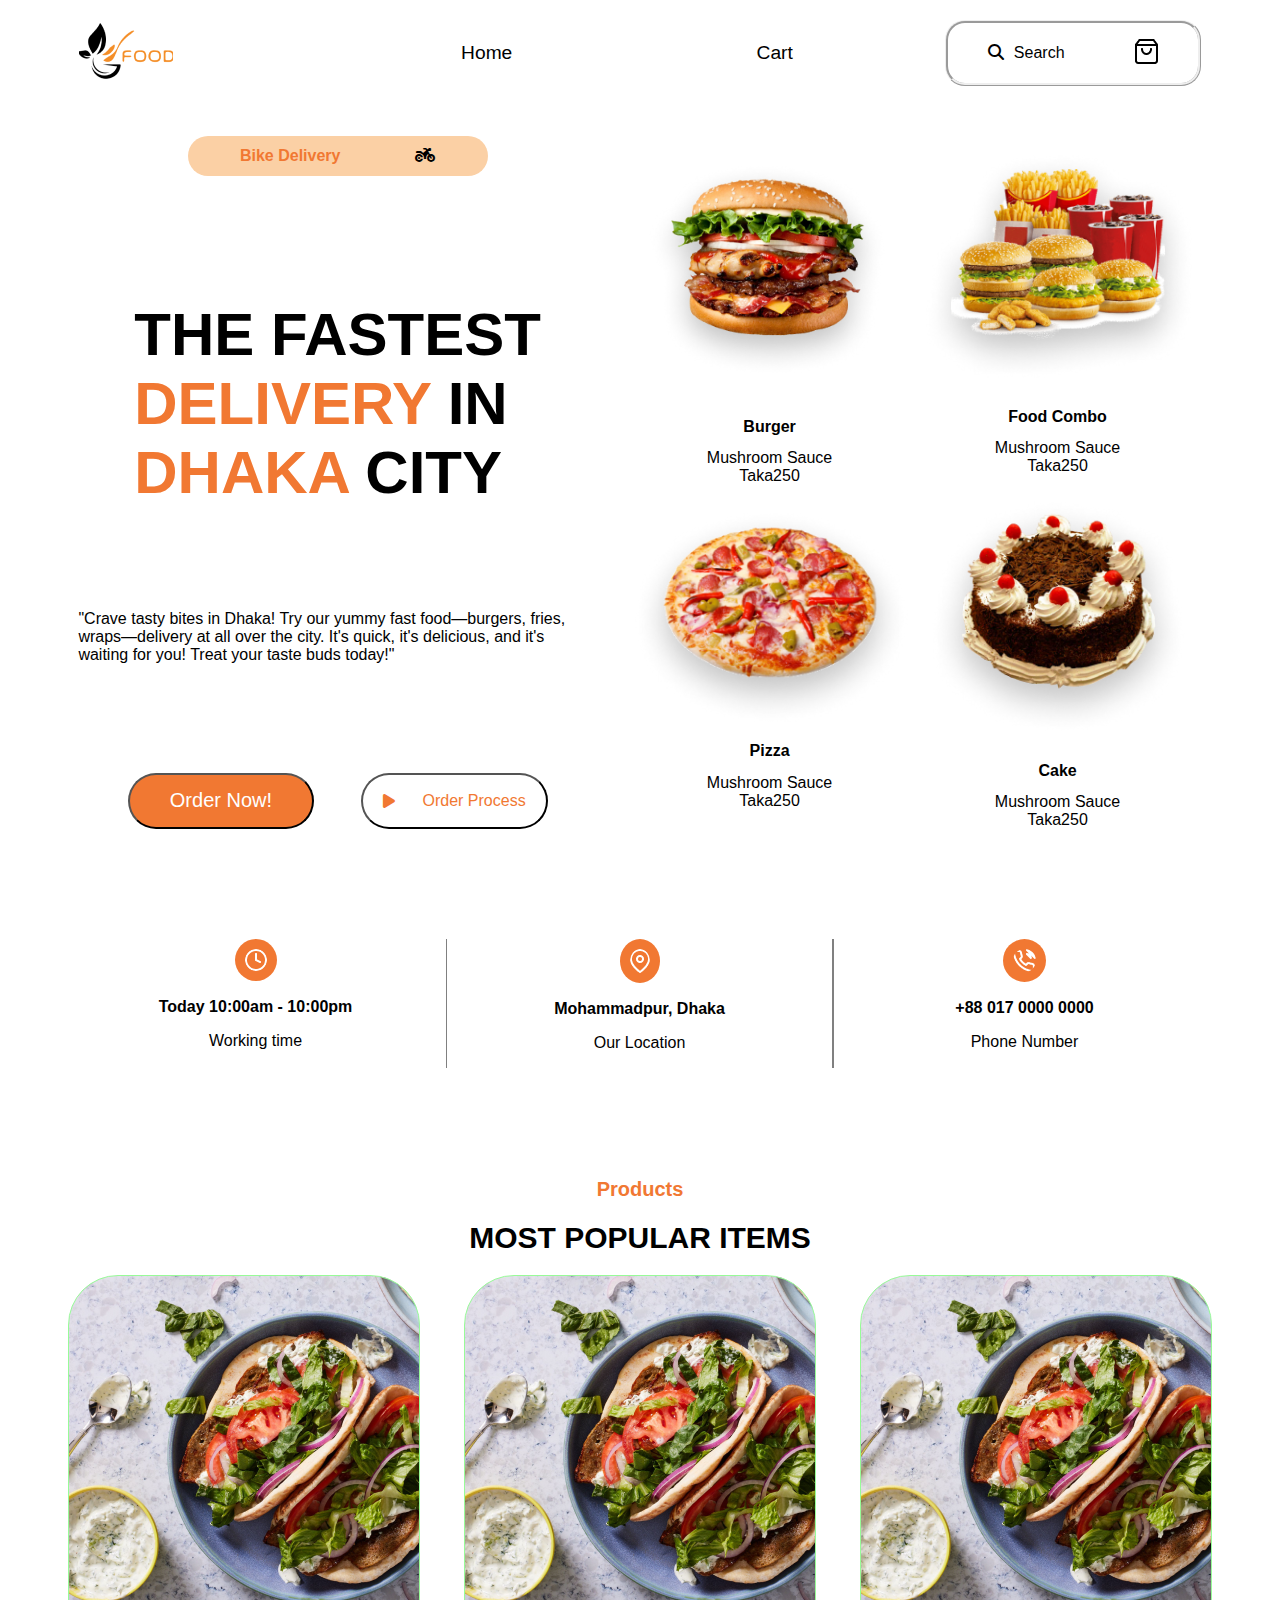
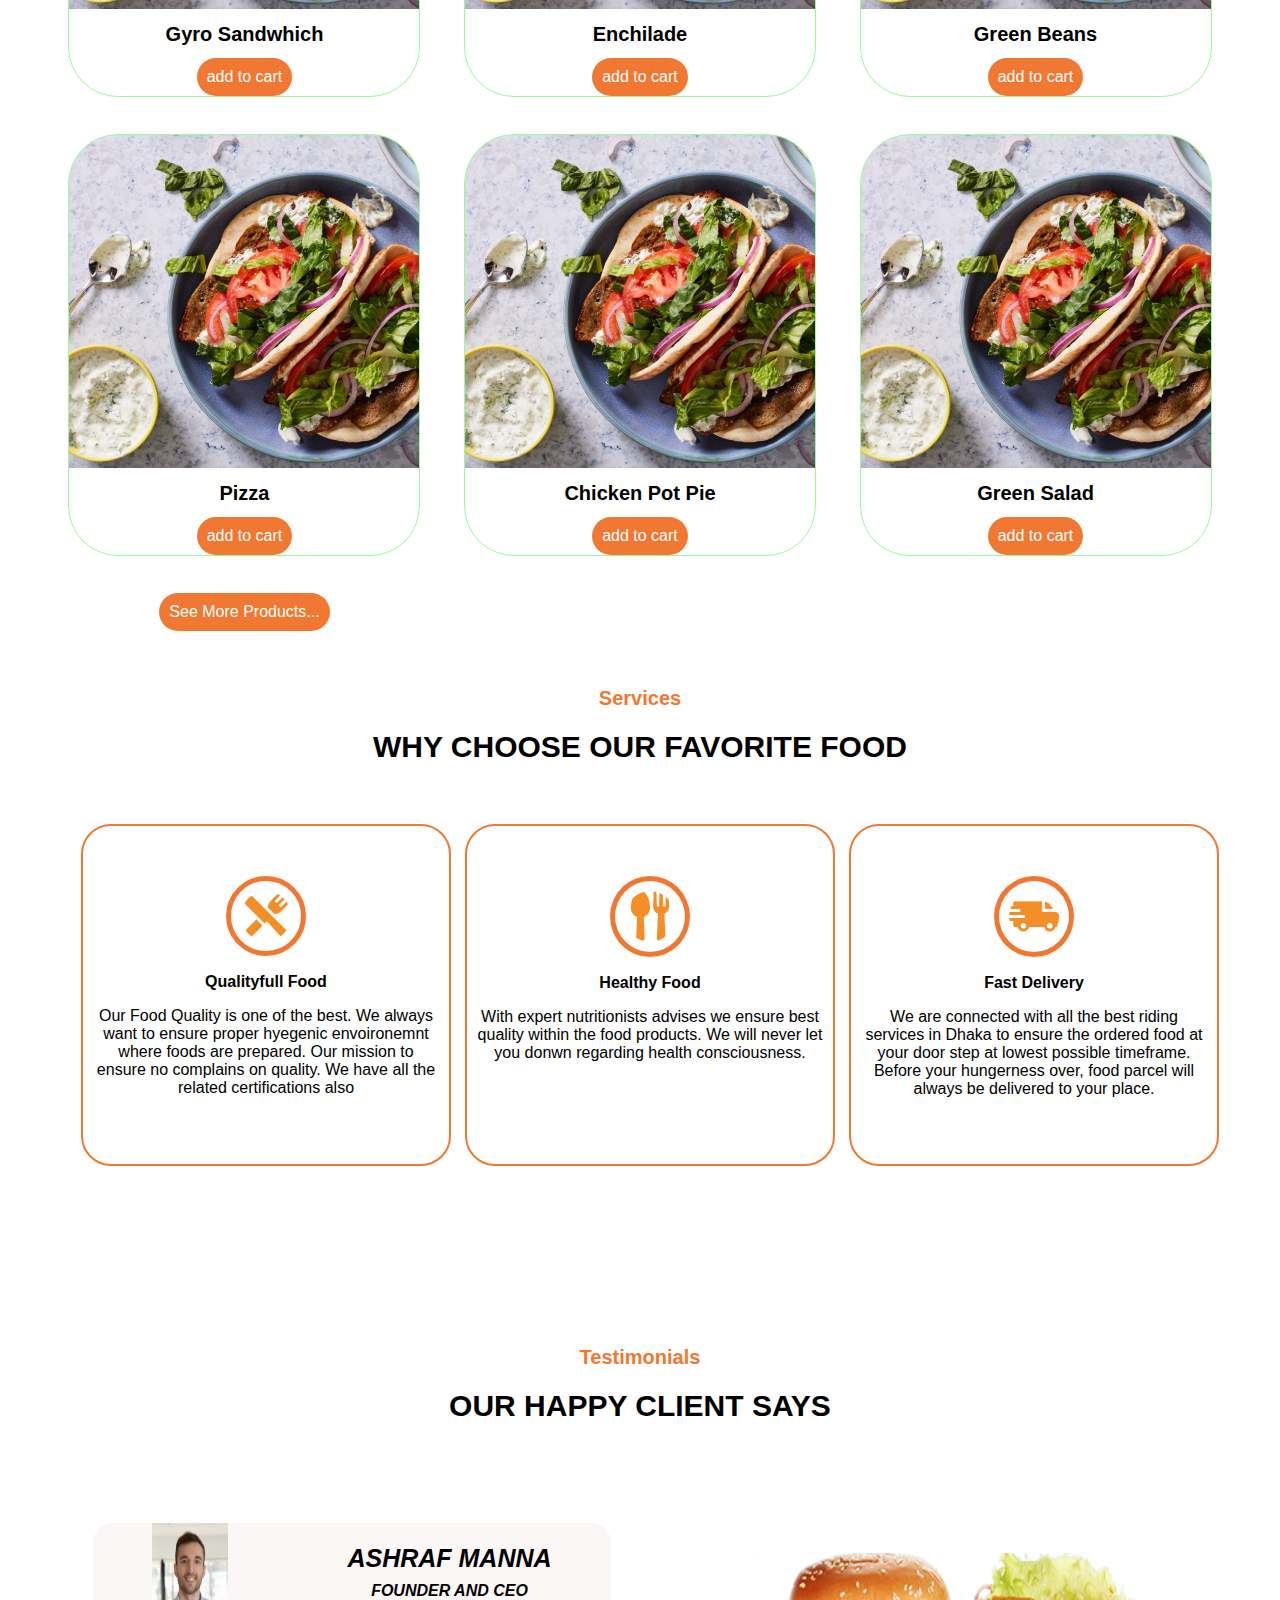
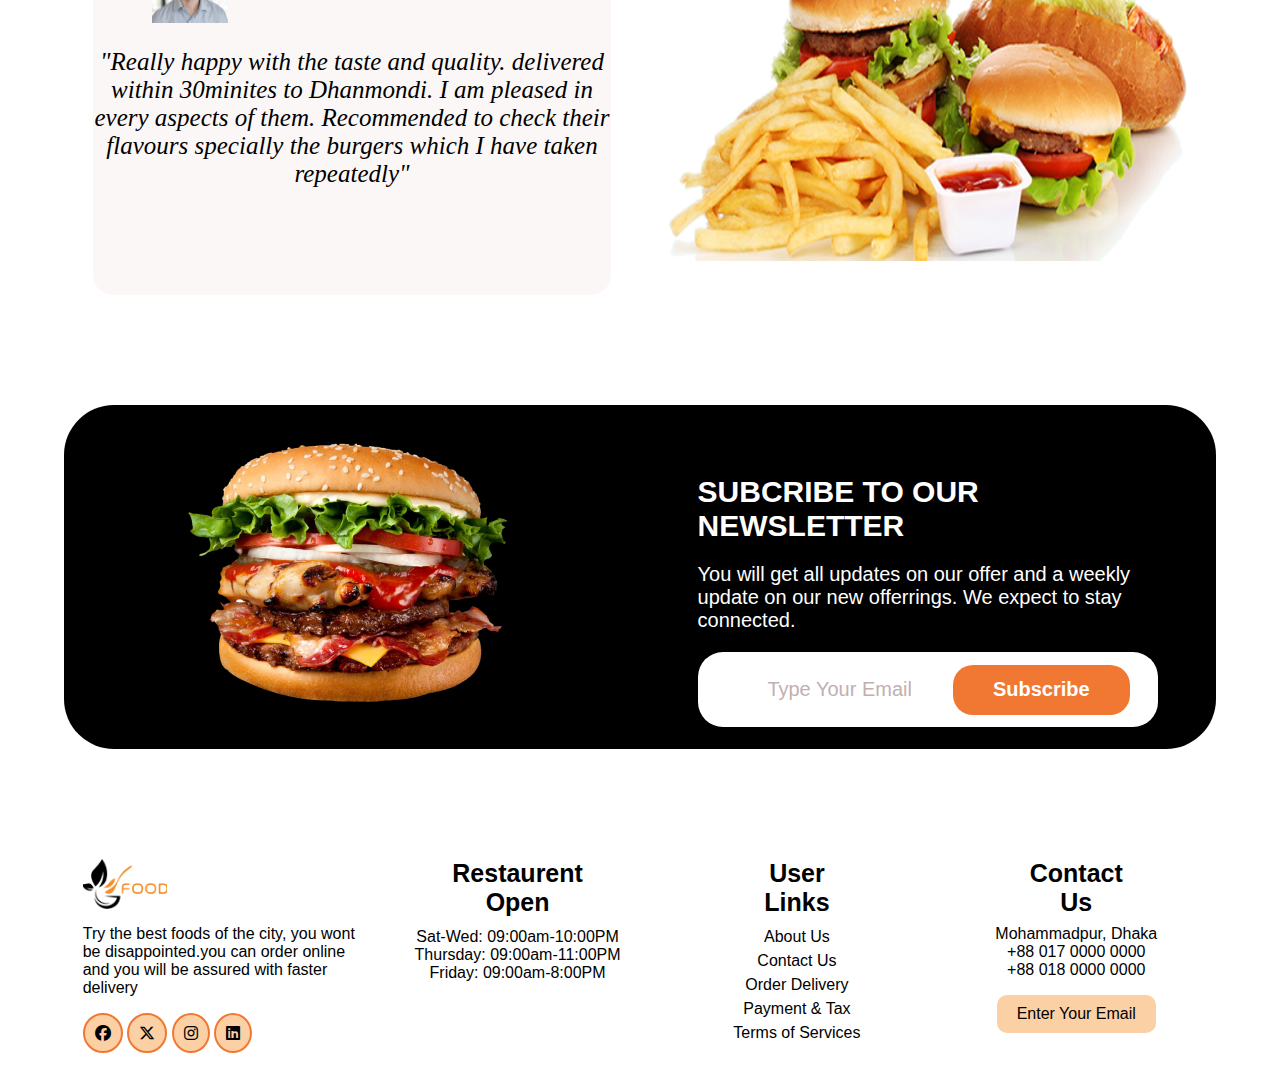
<file: index.html>
<!DOCTYPE html>
<html lang="en">
<head>
    <meta charset="UTF-8">
    <meta name="viewport" content="width=device-width, initial-scale=1.0">
    <title>Restaurent & Delivery Service</title>
    <link rel="stylesheet" type="text/css" href="style.css">
    <link rel="stylesheet" type="text/css" href="responsiveness.css">
    <link rel="stylesheet" href =https://cdnjs.cloudflare.com/ajax/libs/font-awesome/6.5.2/css/all.min.css>
    
</head>
<body>
<div class="banner-section">
    <div class="banner-logo">
                <img src="./LOGO.png" alt="logo">
            </div>
    <div class="banner-nav">
            <ul><li>Home</li>
            <li>Cart</li></ul>
            </div>
    <div class="banner-search">
            <div class="icon-text"><span>  <i class="fas fa-search"></i></span>
                    <p>Search</p></div>
            <span> <img src="./Group 1.png" alt="cart logo"> </span>
  
            </div>
</div>
        <div class="hero-section">
            <div class="hero-left">
                <button class="bike-delivery">
                    <P>Bike Delivery</P>
                    <span><i class="fas fa-motorcycle"></i></span>
                </button>

                <h1>The Fastest<br> <span class="orange-text">Delivery</span> in <span class="orange-text"><br>DHAKA</span> City</h1>
                <p1>
                "Crave tasty bites in Dhaka! Try our yummy fast food—burgers, fries, wraps—delivery at all over the city. It's quick, it's delicious, and it's waiting for you! Treat your taste buds today!"</p1>

                    <div class="order-section">  
                        <button class="order-now"> Order Now! </button>
                        <button class="order-process">
                        <i class="fas fa-play"></i>
                        <P>Order Process</P>
                        </button2></div>
                                     
            </div>
            
<div class="hero-right">
    <div class="food-card1"> 
        <img src="./nav_burger.png" alt="burger" >
        <h2>Burger</h2>
        <p2>Mushroom Sauce <br>Taka250</p2>
    </div>
    <div class="food-card2">
        <img src="./nav_foodcombo.png" alt="combo">
        <h2>Food Combo</h2>
        <p2>Mushroom Sauce <br>Taka250</p2>
    </div>
    <div class="food-card3">
        <img src="./nav_pizza.png" alt="pizza">
        <h2>Pizza</h2>
        <p2>Mushroom Sauce <br>Taka250</p2>
    </div>
    <div class="food-card4">
        <img src="./nav_cake.png" alt="cake">
        <h2>Cake</h2>
        <p2>Mushroom Sauce <br>Taka250</p2>
    </div>
</div>
        </div>
      
        <div class="shop-detail">
            <div class="timetable">
                <img src="./Group 18.png" alt="clock">
                <h2>Today 10:00am - 10:00pm</h2>
                <p>Working time </p>
            </div>
            <div class="location">
                <img src="./Group 19.png" alt="map">
                <h2>Mohammadpur, Dhaka</h2>
                <p>Our Location </p>
            </div>
            <div class="calling-detail">
                <img src="./Group 20.png" alt="call">
                <h2>+88 017 0000 0000</h2>
                <p>Phone Number </p>
            </div>
        </div>

        <div class="product-section">
            <p>Products</p>
            <h1>Most Popular Items</h1>
           
            <div class="product-cards">

                <div class="card1">
                    <h2>Gyro Sandwhich</h2>
                    <button> add to cart </button>
                    </div>
            <div class="card2">
                <h2>Enchilade</h2>
                <button> add to cart </button>
                </div>
                <div class="card3">
                    <h2>Green Beans </h2>
                    <button> add to cart </button>
                    </div>
                    <div class="card4">
                        <h2>Pizza</h2>
                        <button> add to cart </button>
                        </div>
                        <div class="card5">
                            <h2>Chicken Pot Pie </h2>
                            <button> add to cart </button>
                            </div>
                            <div class="card6">
                                <h2>Green Salad </h2>
                                <button> add to cart </button>
                                </div>
            <div> 
                <button class="more-products">See More Products...</button>
        </div>
    </div></div>

    <div class="service-section">
        <p1>Services</p1>
        <h1>Why Choose Our Favorite Food</h1>
        <div class="service-menu">
            <div class="qualityfullfood">
                <img src="./icon_qualityfood.png" alt="icon">
                <h2>Qualityfull Food</h2>
                <p>Our Food Quality is one of the best. We always want to ensure proper hyegenic envoironemnt where foods are prepared. Our mission to ensure no complains on quality. We have all the related certifications also </p>
            </div>
    
            <div class="healthyfood">
                <img src="icon_food.png" alt="icon">
                <h2>Healthy Food</h2>
                <p>With expert nutritionists advises we ensure best quality within the food products. We will never let you donwn regarding health consciousness. </p>
            </div>
            <div class="delivery">
                <img src="icon_delivery.png" alt="icon">
                <h2>Fast Delivery</h2>
                <p> We are connected with all the best riding services in Dhaka to ensure the ordered food at your door step at lowest possible timeframe. Before your hungerness over, food parcel will always be delivered to your place.  </p>
            </div>
        </div>
        
    </div>

    <div class="testimonials">
            <p1>Testimonials</p1>
            <h1>Our Happy Client Says</h1>

    <div class="review">
        <div class="client-review">
            <div class="client">
                <img src="./happy_client.png" alt="client">
                <h2>ASHRAF MANNA <br><span>FOUNDER AND CEO</span></h2>
            </div>
<div class="review-texts">
<p>"Really happy with the taste and quality. delivered within 30minites to Dhanmondi. I am pleased in every aspects of them. Recommended to check their flavours specially the burgers which I have taken repeatedly"</p>
</div>
            
            </div>
        
        <div class="reviewed-item">
            <img src="./feedback.png" alt="burger">
        </div>

</div>         
            </div>
 <div class="subscription">
    <div class="burger-image">
        <img src="./subscription_burger.png" alt="burger">
    </div>
    <div class="subscription-detail">
        <h1>Subcribe To Our Newsletter</h1>
        <p>You will get all updates on our offer and a weekly update on our new offerrings. We expect to stay connected.</p>
        <div class="email_input">     
           <p>Type Your Email</p>
            <button onclick="subscribe()" class="subscribe">Subscribe</button>
        </div>
   
    </div>
 </div>

 <div class="footer">
    <div class="logo-icons">
        <h2><img src="LOGO.png" alt="logo" height="50px"></h2>
    
        <p>Try the best foods of the city, you wont be disappointed.you can order online and you will be assured with faster delivery</p>
        <div class="icons">
            <i class="fa-brands fa-facebook"></i>
            <i class="fa-brands fa-x-twitter"></i>
            <i class="fa-brands fa-instagram"></i>
            <i class="fa-brands fa-linkedin"></i>
        </div>
 

    </div>
    <div class="schedule">
        <h2>Restaurent<br>Open</h2>
        <p>Sat-Wed: 09:00am-10:00PM<br>
            Thursday: 09:00am-11:00PM<br>
            Friday: 09:00am-8:00PM</p>
    </div>
    <div class="links">
        <h2> User<br>Links</h2>
        <ul>
            <li>About Us</li>
            <li>Contact Us</li>
            <li>Order Delivery</li>
            <li>Payment & Tax</li>
            <li>Terms of Services</li>
        </ul>

    </div>
    <div class="contact-us">
    <h2>Contact<br>Us</h2>
    <p>Mohammadpur, Dhaka<br>
        +88 017 0000 0000<br>
        +88 018 0000 0000</p>
        <button>Enter Your Email</button>
    </div>
 </div>
 <script src="/assignment.js"></script>
</body>
</html>
</file>
<file: style.css>
*{
    margin-right:auto;
    margin-left:auto;
    font-family: Verdana, Geneva, Tahoma, sans-serif;
    font-size:16px;

}

:root {
    --black: #000;
    --white: #fff;
    --orange: #f17832;
    --orangelight:#FBD0A5;
}

.banner-section{
    display:flex;
    justify-content: space-between;
    width:90%;
    text-align:center;
    align-items: center;
    margin:20px auto;
}

.banner-logo{
    width:20%;
    /* height:80px; */
    text-align: left;
}
.banner-nav{
    width:50%;
}
.banner-nav ul{
    display:flex;
    justify-content: space-between;
    align-items: center;
    margin:0;
    padding:0;
}
.banner-nav ul li{
list-style:none;
font-size: larger;

}
.banner-search{
    width:20%;
    display:flex;
    justify-content: space-between;
    align-items: center;
    border-style:ridge;
    border-radius:20px;
    padding:0px 10px;
}
.banner-search p{
    padding: 5px 10px;
}
.icon-text{
    display:flex;
    align-items: center;
}
.hero-section {
    width:90%;
    margin-left:auto; margin-right:auto;
    display: flex;
    justify-content: space-between;
    margin-top:50px;  
}

.hero-left{
    width:45%;
    display: flex;
    flex-direction: column;
    justify-content: space-between;
  
}


.bike-delivery {
    display:flex;
    justify-content:space-between;
    align-items: center;
    border:none;
    border-radius: 40px;
    width:300px;
    padding:5px 15px;
    font-weight:700;
    background-color: var(--orangelight);
    height:40px;
    border-color: var(--orangelight);
   
    
}
.bike-delivery p {
    color:var(--orange);
    
}

.hero-section h1{
    font-size: 60px;
    font-weight: bolder;
    text-transform: uppercase;
    margin:35px auto 5px;
}
.hero-section p1{
    margin: 10px auto;
}
.orange-text{
    color:var(--orange);
    font-size: 60px;

}
.order-section{
    display:flex;
    justify-content: space-between;
    margin-top: 10px;
    width:90%;
}
.order-now {
    background-color: var(--orange);
    color:var(--white);
    font-size:20px;
    padding:10px;
    width:40%;
    border-radius: 30px;
    
}
.order-process{
    background-color: var(--white);
    color:var(--orange);
    font-size:20px;
    width:40%;
    border-radius: 30px;
    display: flex;
    justify-content: center;
    align-items: center;
 

}
.fas fa-play{
    height:20px;
}

.hero-right{
    width:50%;
    display:grid;
    justify-content: center;;
   grid-template-columns: repeat(2, 1fr);
   align-items: center;
}

.hero-right img{
   width:100%;
}
.food-card1{
    width:100%;
    display: flex;
    flex-direction: Column;
    align-items: center;
    text-align:center;
    margin:auto;
}
.food-card2{
    width:100%;
    display: flex;
    flex-direction: Column;
    align-items: center;
    text-align:center;
    margin:auto;
}
.food-card3 {
    width:100%;
    display: flex;
    flex-direction: Column;
    align-items: center;
    text-align:center;
    margin:auto;
}
.food-card4 {
    width:100%;
    display: flex;
    flex-direction: Column;
    align-items: center;
    text-align:center;
    margin:auto;
}
.shop-detail{
    width:90%;
    display:flex;
    margin-top:100px; 
    margin-bottom:50px;
    padding:10px;

}
.shop-detail img{
    background-color: var(--orange);
    padding:10px;
    border-radius: 50%;
}
.timetable{
    width: 33%;
    text-align: center;
    border-right:Solid 1px grey;

}
.location{
    width:33%;
    text-align: center;
}
.calling-detail{
    width:33%;
    text-align: center;
    border-left:Solid 2px grey;
}
.product-section{
    width:90%;
    margin-top:100px; 
}


.product-section button{
    background-color: var(--orange);
    color:var(--white);
    border:none;
    border-radius:20px;
    padding:10px;
   
}
.product-section p{
    font-size:20px;
    font-weight: bolder;
    color:var(--orange);
    text-align: center;
    margin-top:50px;
}
.product-section h2{
    font-size:20px;
    margin:12px auto;
}
.product-section h1{
    font-size: 30px;
    font-weight: bolder;
    text-transform: uppercase;
    margin-top:20px;
    align-items: center;
    text-align: center;
}
.product-cards{
    display:grid;
    justify-content: center;
    gap:3%;
   grid-template-columns: repeat(3,1fr);
}
.card1{
    width:350px;
    height:420px;
    border-top-right-radius: 50px;
    border-top-left-radius: 50px;
    background-image: url(./card1.png);
    background-repeat: no-repeat;
    display: flex;
    flex-direction: column;
    justify-content: end;
    margin-bottom: 10px;
    border: 1px ridge palegreen;
    border-radius: 50px;
}
.card2{
    width:350px;
    height:420px;
    border-top-right-radius: 50px;
    border-top-left-radius: 50px;
    background-image: url(./card1.png);
    background-repeat: no-repeat;
    display: flex;
    flex-direction: column;
    justify-content: end;
    margin-bottom: 10px;
    border: 1px ridge palegreen;
    border-radius: 50px;
}
.card3{
    width:350px;
    height:420px;
    border-top-right-radius: 50px;
    border-top-left-radius: 50px;
    background-image: url(./card1.png);
    background-repeat: no-repeat;
    display: flex;
    flex-direction: column;
    justify-content: end;
    margin-bottom: 10px;
    border: 1px ridge palegreen;
    border-radius: 50px;
}
.card4{
    width:350px;
    height:420px;
    border-top-right-radius: 50px;
    border-top-left-radius: 50px;
    background-image: url(./card1.png);
    background-repeat: no-repeat;
    display: flex;
    flex-direction: column;
    justify-content: end;
    margin-bottom: 10px;
    border: 1px ridge palegreen;
    border-radius: 50px;
}
.card5{
    width:350px;
    height:420px;
    border-top-right-radius: 50px;
    border-top-left-radius: 50px;
    background-image: url(./card1.png);
    background-repeat: no-repeat;
    display: flex;
    flex-direction: column;
    justify-content: end;
    margin-bottom: 10px;
    border: 1px ridge palegreen;
    border-radius: 50px;
}
.card6{
    width:350px;
    height:420px;
    border-top-right-radius: 50px;
    border-top-left-radius: 50px;
    background-image: url(./card1.png);
    background-repeat: no-repeat;
    display: flex;
    flex-direction: column;
    justify-content: end;
    margin-bottom: 10px;
    border: 1px ridge palegreen;
    border-radius: 50px;
}

.more-products{
    text-align: center;
}

.service-section{
    width:90%;
    margin-top:100px;
    margin-bottom:50px;
    padding:10px;
    text-align: center;

}

.service-section p1{
    font-size:20px;
    font-weight: bolder;
    color:var(--orange);
    text-align: center;
    margin-top:50px;
    width:100%;
}
.service-section h1{
    font-size: 30px;
    font-weight: bolder;
    text-transform: uppercase;
    margin-top:20px;
    align-items: center;
    text-align: center;
    width:100%;
}

.service-menu{
    width:100%;
    display:flex;
    margin-top:50px;
    margin-bottom:50px;
    padding:10px;
}
.service-section img{
    background-color: var(--white);
    padding:10px;
    border-radius: 50%;
    border: 5px solid var(--orange);
}
.qualityfullfood{
    width: 30%;
    border:Solid 2px var(--orange);
    padding:50px 10px;
    border-radius:30px;

}
.healthyfood{
    width: 30%;
    border:Solid 2px var(--orange);
    padding:50px 10px;
    border-radius:30px;
    
}
.delivery{
    width: 30%;
    border:Solid 2px var(--orange);
    padding:50px 10px;
    border-radius:30px;
}

.testimonials{
    width:90%;
    margin-top:100px;
    margin-bottom:50px;
    padding:10px;
    text-align: center;

}

.testimonials p1{
    font-size:20px;
    font-weight: bolder;
    color:var(--orange);
    text-align: center;
    margin-top:50px;
    width:100%;
}
.testimonials h1{
    font-size: 30px;
    font-weight: bolder;
    text-transform: uppercase;
    margin-top:20px;
    align-items: center;
    text-align: center;
    width:100%;
}

.review-section{
    display:flex;
}
.review{
    margin-top:100px;
    display:flex;
    justify-content: space-between;
}
.client-review{
    width:45%;
    background-color: rgb(252, 247, 247);
    align-items: center;
    text-align: center;
    border-radius: 20px;
}
.client{
    display:flex;
    justify-content: center;
}
.client-review h2{
    font-size: 25px;
    font-style: italic;

}
.client-review p{
    font-style:italic;
    font-family:cursive;
    font-size:25px;
}
.reviewed-item{
    width:45%;

}
.reviewed-item img{
    width:100%;
    padding:30px 0;
}
.subscription{
    width:90%;
    display:flex;
    background-color: black;
    border-radius: 50px;
    margin-top:100px;
}

.burger-image{
    width:50%;
    align-items: center;
    text-align: center;
    }

.subscription-detail{
    width:50%;
    color:var(--white);
    align-items: center;
    margin-top: 50px;

}
.subscription-detail h1{
    font-size: 30px;
    font-weight: bolder;
    text-transform: uppercase;
    margin-top:20px;
    align-items: center;
    width:80%;
}
.subscription-detail p{
    font-size: 20px;
    margin-top:20px;
    align-items: center;
    width: 80%;
}
.email_input{
    background-color: var(--white);
    color:rgb(194, 175, 175);
    display: flex;
    width:70%;
    border-radius: 25px;;
    height:75px;
    text-align: center;
    align-items: center;
    padding:0px 5%;
}
.subscribe{
    background-color: var(--orange);
    font-weight: bolder;
    font-size:20px;
    color:var(--white);
    height:50px;
    border:none;
    border-radius: 20px;
    padding:2px 40px;
    cursor: pointer;
}

.footer{
    width:90%;
    display:flex;
    margin-top:100px;
}

.logo-icons{
    width:24%;
}
.logo-icons h2{
    width:100%;
    height:50px;
    margin-top: 10px;margin-bottom: 10px;
}

.icons i{
    border:2px Solid var(--orange);
    background:var(--orangelight);
    padding:10px;
    border-radius:50%;
}
.schedule{
    width:21%;
    text-align: center;

}
.schedule h2{
    font-size:25px;
    height: 50px;
    margin-top: 10px;margin-bottom: 10px;
    font-weight: bolder;}
.schedule p{
    padding:3px 0;
    font-weight: 500;
    }
.links{
        width:21%;
        text-align: center;
    }
.links ul{
        text-align: center;
        padding:0;
    }
.links ul li{
    list-style: none;
    text-decoration: none;
    text-align:center;
    font-weight: 500;
    padding:3px 0;
}
.links h2{
    font-size:25px;
    font-weight: bolder;
    height:50px;
    margin-top: 10px;margin-bottom: 10px;
    text-align:center;
}
.contact-us{
    width:21%;
    text-align:center;
 
}

.contact-us h2{
    font-size:25px;
    height:50px;
    font-weight: bolder;
    margin-top: 10px;margin-bottom: 10px;
}
.contact-us button{
    background-color: var(--orangelight);
    border:none;
    border-radius:10px;
    padding: 10px 20px;
}
</file>
<file: responsiveness.css>
/* Media Queries for Responsiveness */
@media only screen and (min-width: 200px) and (max-width: 576px) {
    * {
        margin-left: 0;
        margin-right: 0;
        width: 100%;
    }
.banner-section,.hero-section,.shop-detail,.product-section, .service-section,.testimonials, .subscription, .footer{
    margin:15px auto;
}
    .hero-section {
       flex-direction: column;}


       .hero-left{
        width:100%;}

        .hero-right{
            width:100%;
        }
 
     .shop-detail img{
        padding:0px;
        width:25%; height:25%}

        .product-cards{
           grid-template-columns: 100%;
           grid-template-rows: auto;
            text-align: center;
            gap:1px;
        }
        .product-cards>div{
            width:100%;
        }

        .service-menu{margin:10px auto;
            flex-direction: column;
            gap:10px;
                  }

                  .qualityfullfood{
                    width:100%;              
                }
                .healthyfood{
                    width:100%;  
                    
                }
                .delivery{
                    width:100%;  
                }
                .service-section img{
             width:25%; height:25%;
                }

                .service-section h1{
                    font-size:20px;}
                    .review{
                        flex-direction: column;
                        margin-top:10px;
                    }
                    .client-review{
                        width:100%;
                    }
                    .reviewed-item{
                        display:none;
                        width:100%}
                
                    .subscription{
                        flex-direction: column;
                    }
                    .subscription-detail{
                        width:100%;
                       display: flex;
                       flex-direction: column;
                       justify-content: center;
                       align-items: center;
                       margin-bottom: 20px;
                    }
                    
                .burger-image{width:100%;}
                .footer{flex-direction: column};
             
            .footer>div{
                width:100%;
            }
                .logo-icons h2{
                    width:100%}
                
                .icons i{
                    padding:2px;
                    background-color: var(--white);
                 border:none;
                 }
                 .icons{
                     display:flex;
                 }
                .schedule{
                    width:100%;}
               
                    .links{
                        width:100%;}
                  
                        .contact-us{
                            width:100%; }
                         



       }
</file>
